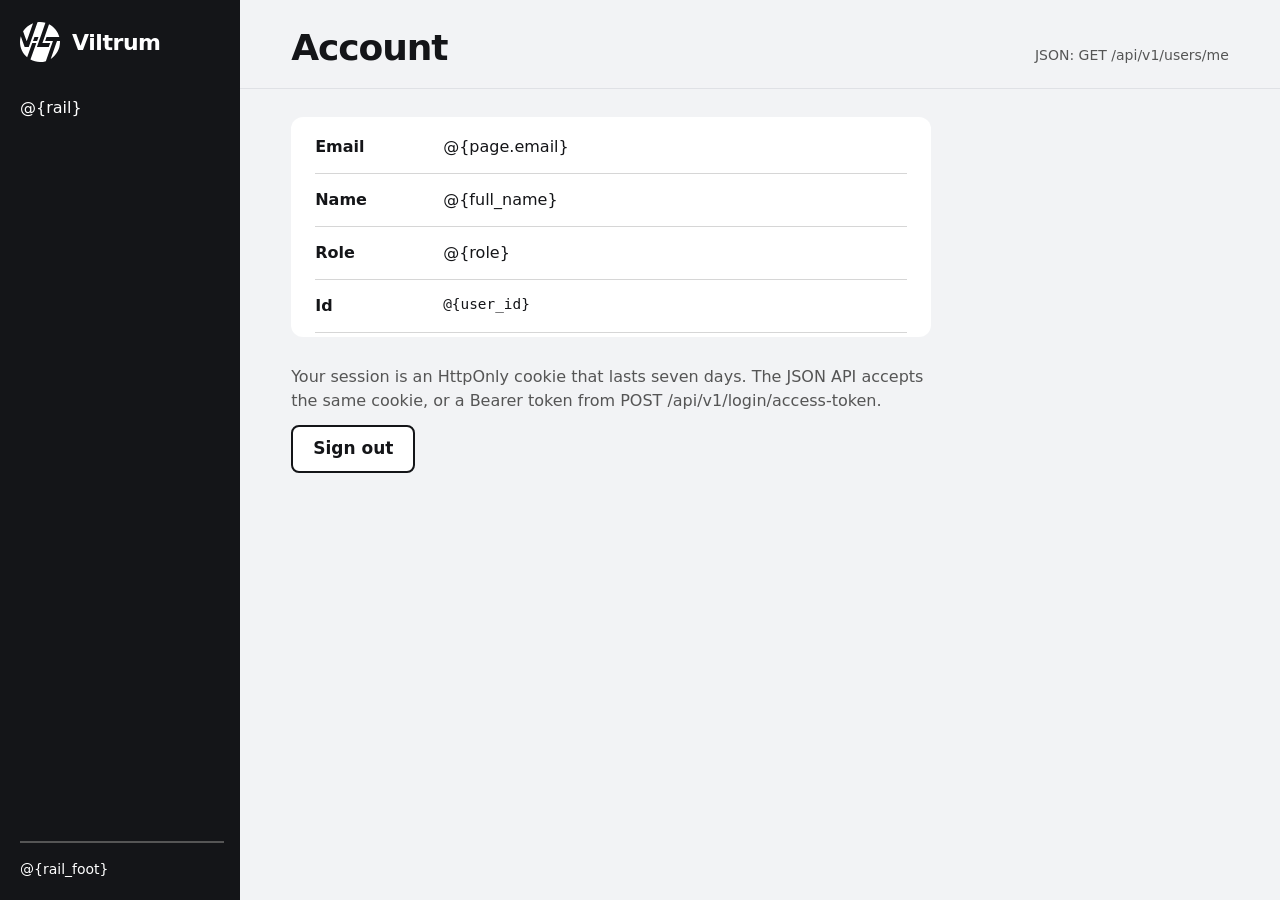
<file: templates/account.html>
<!DOCTYPE html>
<html lang="en">
<head>
  <meta charset="utf-8" />
  <meta name="viewport" content="width=device-width, initial-scale=1, viewport-fit=cover" />
  <title>@{page.title} · Viltrum dashboard</title>
  <link rel="icon" href="/static/favicon.svg" type="image/svg+xml" />
  <link rel="stylesheet" href="/static/style.css?v=5" />
</head>
<body class="app">
  <aside class="rail">
    <a class="brand" href="/"><img src="/static/logo-white.svg" alt="" width="40" height="40" />Viltrum</a>
    <nav class="rail-nav" aria-label="Dashboard">@{rail}</nav>
    <div class="rail-foot">@{rail_foot}</div>
  </aside>
  <div class="work">
    <header class="bar">
      <h1>Account</h1>
      <span class="api">JSON: GET /api/v1/users/me</span>
    </header>
    <main class="pane">
      <dl class="meta">
        <dt>Email</dt><dd>@{page.email}</dd>
        <dt>Name</dt><dd>@{full_name}</dd>
        <dt>Role</dt><dd>@{role}</dd>
        <dt>Id</dt><dd class="mono">@{user_id}</dd>
      </dl>
      <div class="hint">
        <p>Your session is an HttpOnly cookie that lasts seven days. The JSON API accepts the same cookie, or a Bearer token from POST /api/v1/login/access-token.</p>
        <form method="post" action="/logout"><button type="submit" class="plate plate-quiet">Sign out</button></form>
      </div>
    </main>
  </div>
  <script src="/static/live.js?v=5" defer></script>
</body>
</html>
</file>
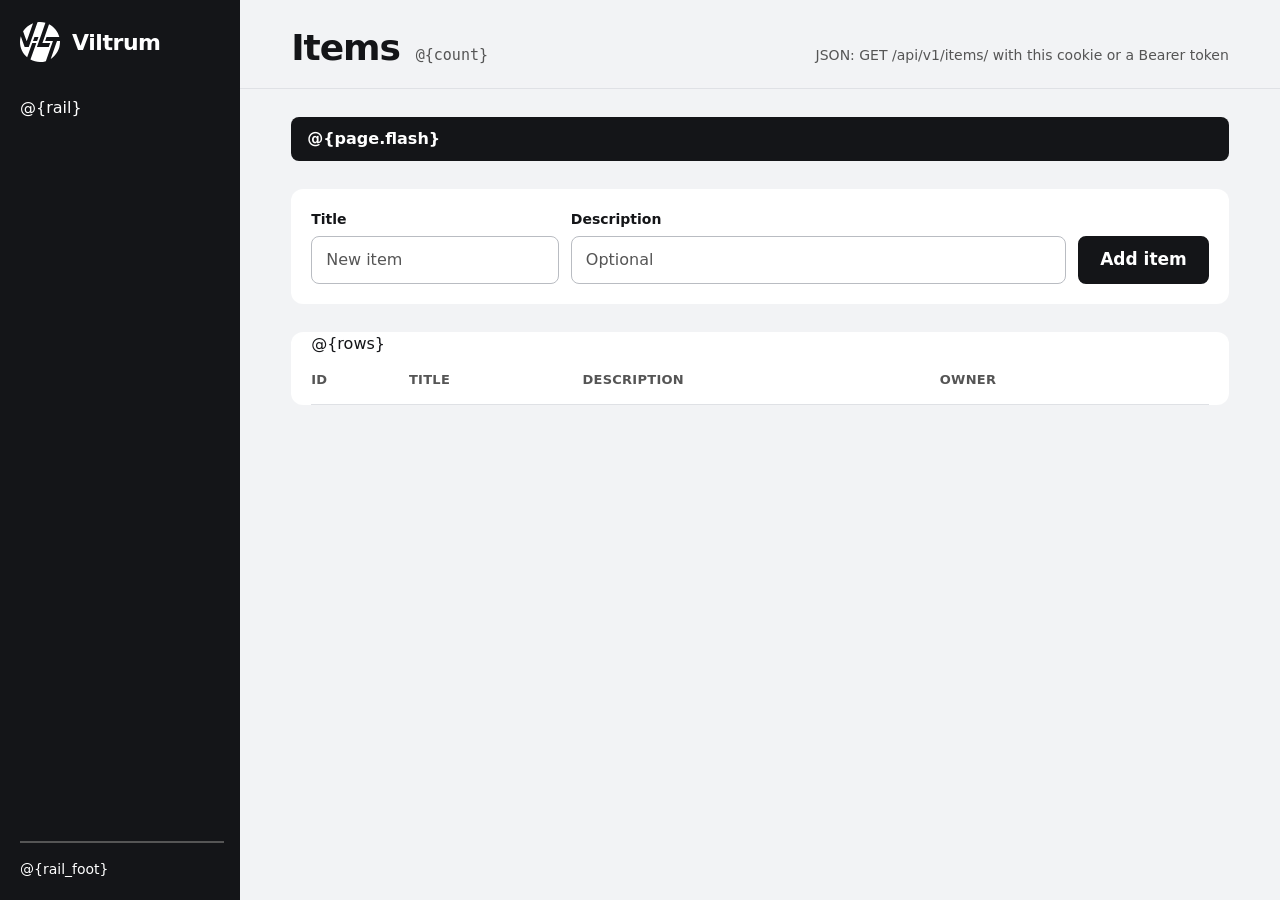
<file: templates/items.html>
<!DOCTYPE html>
<html lang="en">
<head>
  <meta charset="utf-8" />
  <meta name="viewport" content="width=device-width, initial-scale=1, viewport-fit=cover" />
  <title>@{page.title} · Viltrum dashboard</title>
  <link rel="icon" href="/static/favicon.svg" type="image/svg+xml" />
  <link rel="stylesheet" href="/static/style.css?v=5" />
</head>
<body class="app">
  <aside class="rail">
    <a class="brand" href="/"><img src="/static/logo-white.svg" alt="" width="40" height="40" />Viltrum</a>
    <nav class="rail-nav" aria-label="Dashboard">@{rail}</nav>
    <div class="rail-foot">@{rail_foot}</div>
  </aside>
  <div class="work">
    <header class="bar">
      <h1>Items</h1>
      <span class="count">@{count}</span>
      <span class="api">JSON: GET /api/v1/items/ with this cookie or a Bearer token</span>
    </header>
    <main class="pane">
      <p class="flash" role="status">@{page.flash}</p>
      <form class="composer" method="post" action="/items">
        <label class="field">
          <span>Title</span>
          <input name="title" required maxlength="200" placeholder="New item" />
        </label>
        <label class="field">
          <span>Description</span>
          <input name="description" maxlength="2000" placeholder="Optional" />
        </label>
        <button type="submit" class="plate">Add item</button>
      </form>
      <div class="table-wrap">
        <table>
          <thead><tr><th>Id</th><th>Title</th><th>Description</th><th class="opt">Owner</th><th><span class="sr-only">Actions</span></th></tr></thead>
          <tbody>@{rows}</tbody>
        </table>
      </div>
    </main>
  </div>
  <script src="/static/live.js?v=5" defer></script>
</body>
</html>
</file>
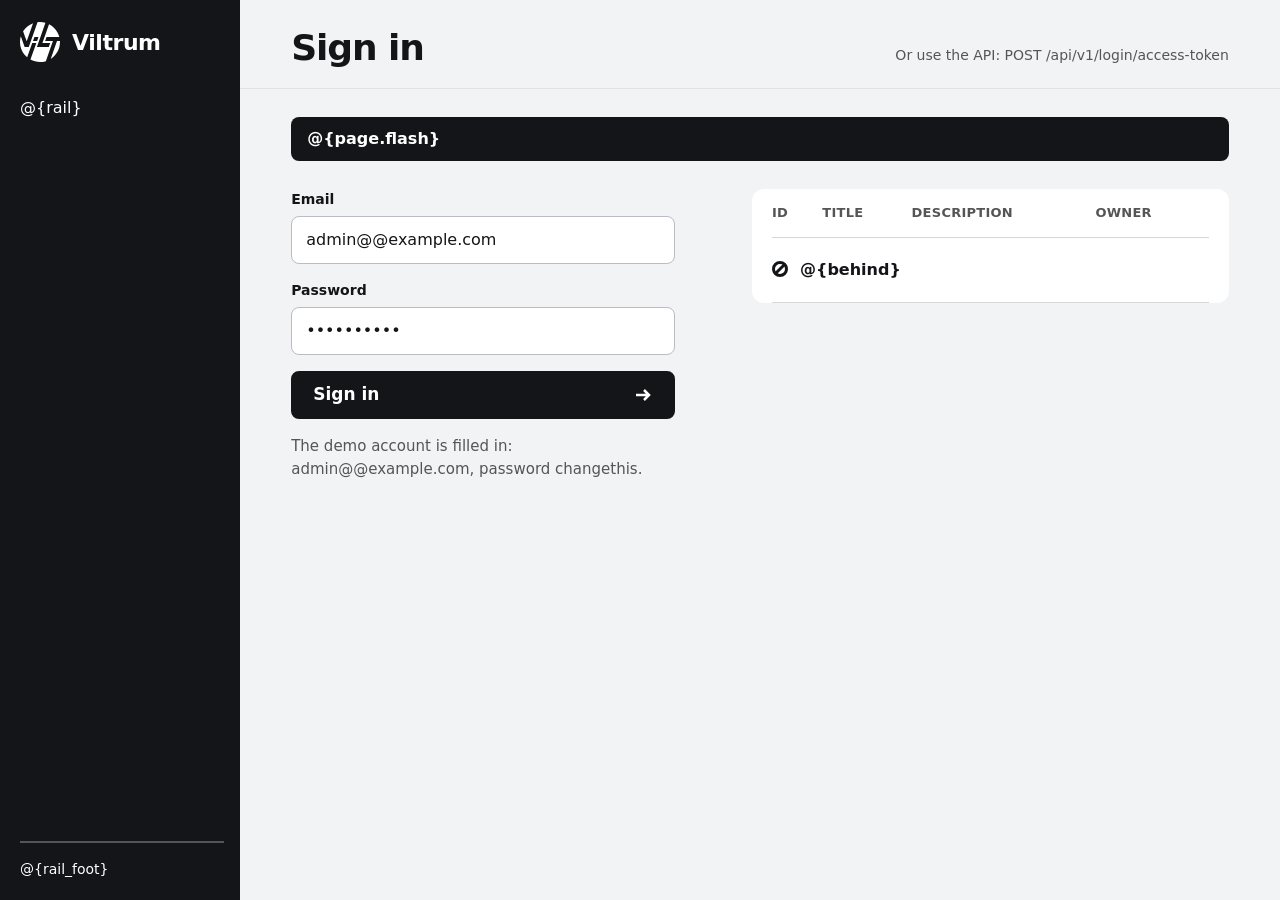
<file: templates/login.html>
<!DOCTYPE html>
<html lang="en">
<head>
  <meta charset="utf-8" />
  <meta name="viewport" content="width=device-width, initial-scale=1, viewport-fit=cover" />
  <title>@{page.title} · Viltrum dashboard</title>
  <link rel="icon" href="/static/favicon.svg" type="image/svg+xml" />
  <link rel="stylesheet" href="/static/style.css?v=5" />
</head>
<body class="app">
  <aside class="rail">
    <a class="brand" href="/"><img src="/static/logo-white.svg" alt="" width="40" height="40" />Viltrum</a>
    <nav class="rail-nav" aria-label="Dashboard">@{rail}</nav>
    <div class="rail-foot">@{rail_foot}</div>
  </aside>
  <div class="work">
    <header class="bar">
      <h1>Sign in</h1>
      <span class="api">Or use the API: POST /api/v1/login/access-token</span>
    </header>
    <main class="pane">
      <p class="flash" role="alert">@{page.flash}</p>
      <div class="signin">
        <form method="post" action="/login">
          <label class="field">
            <span>Email</span>
            <input name="email" type="email" required value="admin@@example.com" autocomplete="username" />
          </label>
          <label class="field">
            <span>Password</span>
            <input name="password" type="password" required value="changethis" autocomplete="current-password" />
          </label>
          <button type="submit" class="plate">Sign in <svg viewBox="0 0 20 20" aria-hidden="true"><path d="M3 10h12M11 5l5 5-5 5" fill="none" stroke="currentColor" stroke-width="2.5"/></svg></button>
          <p class="note">The demo account is filled in: admin@@example.com, password changethis.</p>
        </form>
        <div class="locked">
          <table>
            <thead><tr><th>Id</th><th>Title</th><th>Description</th><th>Owner</th></tr></thead>
            <tbody><tr><td colspan="4" class="closed"><span class="disc"></span>@{behind}</td></tr></tbody>
          </table>
        </div>
      </div>
    </main>
  </div>
  <script src="/static/live.js?v=5" defer></script>
</body>
</html>
</file>
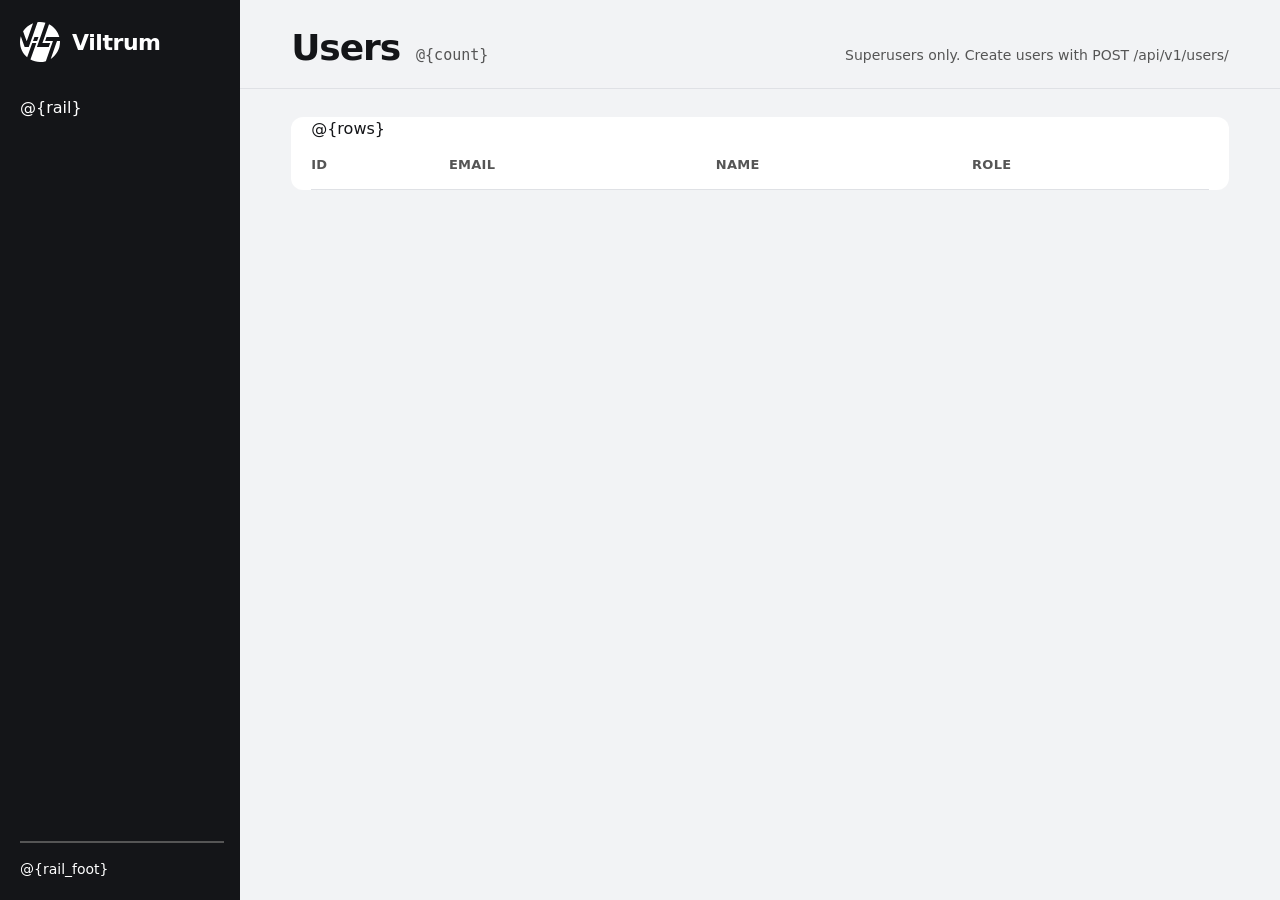
<file: templates/users.html>
<!DOCTYPE html>
<html lang="en">
<head>
  <meta charset="utf-8" />
  <meta name="viewport" content="width=device-width, initial-scale=1, viewport-fit=cover" />
  <title>@{page.title} · Viltrum dashboard</title>
  <link rel="icon" href="/static/favicon.svg" type="image/svg+xml" />
  <link rel="stylesheet" href="/static/style.css?v=5" />
</head>
<body class="app">
  <aside class="rail">
    <a class="brand" href="/"><img src="/static/logo-white.svg" alt="" width="40" height="40" />Viltrum</a>
    <nav class="rail-nav" aria-label="Dashboard">@{rail}</nav>
    <div class="rail-foot">@{rail_foot}</div>
  </aside>
  <div class="work">
    <header class="bar">
      <h1>Users</h1>
      <span class="count">@{count}</span>
      <span class="api">Superusers only. Create users with POST /api/v1/users/</span>
    </header>
    <main class="pane">
      <div class="table-wrap">
        <table>
          <thead><tr><th>Id</th><th>Email</th><th class="opt">Name</th><th>Role</th></tr></thead>
          <tbody>@{rows}</tbody>
        </table>
      </div>
    </main>
  </div>
  <script src="/static/live.js?v=5" defer></script>
</body>
</html>
</file>
<file: static/style.css>
/* Viltrum: the logo's graphite and white on a soft field. Rounded where hands
   touch, hairlines where the eye reads, one heavy line for the route. */
:root {
  --ink: #141518;
  --paper: #fff;
  --mute: #555;
  --mute-dark: #a3a3a3;
  --hair: #d6d6d6;
  --wash: #f2f2f2;
  --field: #f2f3f5;
  --line: #dfe1e5;
  --control-line: #b9bcc2;
  --line-dark: #2a2c31;
  --radius: 12px;
  --radius-sm: 8px;
  /* The platform's UI face: Segoe UI on Windows, SF on Apple, Roboto or the
     desktop face on Linux. Nothing is downloaded. */
  --sans: system-ui, -apple-system, "Segoe UI", Roboto, "Helvetica Neue", Arial, sans-serif;
  --display: "Segoe UI Variable Display", "SF Pro Display", system-ui, -apple-system, "Segoe UI",
    Roboto, "Helvetica Neue", Arial, sans-serif;
  --mono: ui-monospace, "SF Mono", "Cascadia Mono", Menlo, Consolas, monospace;
  --max: 96rem;
  /* Fluid on small screens; on wide ones it centers a --max column (percent
     resolves against the element's own container, so the dashboard's work
     area centers inside itself); never under a notch. */
  --gutter: max(clamp(1rem, 4vw, 4rem), calc((100% - var(--max)) / 2),
    env(safe-area-inset-left), env(safe-area-inset-right));
  --rail: 15rem;
  color-scheme: light;
}

*,
*::before,
*::after {
  box-sizing: border-box;
}

html {
  font-size: 16px;
  -webkit-text-size-adjust: 100%;
}

body {
  margin: 0;
  font-family: var(--sans);
  color: var(--ink);
  background: var(--field);
  line-height: 1.5;
}

::selection {
  background: var(--ink);
  color: var(--paper);
}

a {
  color: inherit;
  text-underline-offset: 0.2em;
  text-decoration-thickness: 1px;
}

:focus-visible {
  outline: 3px solid var(--ink);
  outline-offset: 2px;
}

code,
.mono {
  font-family: var(--mono);
  font-size: 0.9em;
  font-variant-numeric: tabular-nums;
}

h1,
h2,
h3 {
  margin: 0;
  font-family: var(--display);
  font-weight: 700;
  letter-spacing: -0.02em;
  line-height: 1.1;
  text-wrap: balance;
}

p {
  margin: 0;
}

[hidden] {
  display: none !important;
}

.label-short {
  display: none;
}

.sr-only {
  position: absolute;
  width: 1px;
  height: 1px;
  overflow: hidden;
  clip-path: inset(50%);
  white-space: nowrap;
}

/* ---- Shared parts ---------------------------------------------------- */

.brand {
  display: inline-flex;
  align-items: center;
  gap: 0.75rem;
  font-weight: 700;
  font-size: 1.375rem;
  letter-spacing: -0.02em;
  min-height: 2.75rem;
  text-decoration: none;
  color: var(--paper);
}

.brand img {
  width: 2.5rem;
  height: 2.5rem;
  display: block;
}

/* A plate is a sign: square, solid, one action. */
.plate {
  appearance: none;
  display: inline-flex;
  align-items: center;
  gap: 0.75rem;
  min-height: 3rem;
  padding: 0 1.25rem;
  border: 2px solid var(--ink);
  border-radius: var(--radius-sm);
  background: var(--ink);
  color: var(--paper);
  font: inherit;
  font-weight: 600;
  font-size: 1.0625rem;
  text-decoration: none;
  cursor: pointer;
  transition: background-color 120ms ease-out, color 120ms ease-out;
}

.plate svg {
  width: 1.25rem;
  height: 1.25rem;
  flex: none;
  transition: transform 160ms cubic-bezier(0.16, 1, 0.3, 1);
}

.plate:disabled {
  cursor: progress;
  background: var(--wash);
  color: var(--mute);
  border-color: var(--hair);
}

.plate-quiet {
  background: var(--paper);
  color: var(--ink);
}

/* On black the plate inverts. */
.band .plate,
.rail .plate {
  background: var(--paper);
  color: var(--ink);
  border-color: var(--paper);
}

.band :focus-visible,
.rail :focus-visible,
.strip :focus-visible,
.foot :focus-visible {
  outline-color: var(--paper);
}

input,
textarea {
  font: inherit;
  color: var(--ink);
  background: var(--paper);
  border: 1px solid var(--control-line);
  border-radius: var(--radius-sm);
  padding: 0 0.875rem;
  min-height: 3rem;
  width: 100%;
}

textarea {
  padding-block: 0.65rem;
  resize: vertical;
}

input::placeholder,
textarea::placeholder {
  color: var(--mute);
}

input:focus-visible,
textarea:focus-visible {
  outline-offset: 0;
  border-color: var(--ink);
}

.field {
  display: grid;
  gap: 0.375rem;
}

.field > span {
  font-size: 0.875rem;
  font-weight: 700;
}

/* ---- Landing ---------------------------------------------------------- */

.band {
  display: flex;
  align-items: center;
  gap: 2rem;
  padding: 0 var(--gutter);
  min-height: 5rem;
  background: var(--ink);
  color: var(--paper);
}

.band .brand {
  font-size: 1.5rem;
  gap: 0.875rem;
}

.band .brand img {
  width: 2.75rem;
  height: 2.75rem;
}

.band-nav {
  display: flex;
  gap: 1.75rem;
  margin-left: auto;
  font-weight: 700;
}

.band-nav a {
  display: inline-flex;
  align-items: center;
  min-height: 2.75rem;
  text-decoration: none;
}

.first {
  min-height: calc(100svh - 5rem);
  display: grid;
  grid-template-columns: minmax(0, 1fr);
  grid-template-rows: 1fr auto auto;
}

.hero {
  padding: clamp(1.5rem, 3.5vh, 4rem) var(--gutter) clamp(1.25rem, 2.5vh, 2.5rem);
  display: grid;
  grid-template-columns: minmax(0, 1fr);
  align-content: center;
  align-items: center;
  gap: 2rem clamp(2rem, 5vw, 5rem);
}

.hero-copy {
  display: grid;
  grid-template-columns: minmax(0, 1fr);
  gap: 1.25rem;
  min-width: 0;
}

.hero h1 {
  /* Sized by width and height, so the first viewport holds on short and tall screens. */
  font-size: clamp(2.25rem, min(4.6vw, 8vh), 6rem);
  letter-spacing: -0.035em;
  line-height: 1;
  max-width: 13em;
}

@media (min-width: 1100px) {
  .hero {
    grid-template-columns: minmax(0, 1.15fr) minmax(24rem, 0.85fr);
  }
}

/* The live request log: what this server answered, and how long it took inside. */
.wire {
  min-width: 0;
  display: grid;
  gap: 0.75rem;
  padding: 1.25rem 1.5rem 0.75rem;
  background: var(--ink);
  color: var(--paper);
  border-radius: var(--radius);
}

.wire-head {
  display: flex;
  flex-wrap: wrap;
  align-items: baseline;
  justify-content: space-between;
  gap: 0.25rem 1rem;
}

.wire-head h2 {
  display: inline-flex;
  align-items: center;
  gap: 0.625rem;
  font-size: 1rem;
  letter-spacing: 0;
}

.wire-note {
  color: var(--mute-dark);
  font-size: 0.8125rem;
}

.wire-rows {
  margin: 0;
  padding: 0;
  list-style: none;
  font-family: var(--mono);
  font-size: 0.875rem;
  font-variant-numeric: tabular-nums;
}

.wire-rows li {
  display: grid;
  grid-template-columns: 4.25rem minmax(0, 1fr) 2.75rem 5.5rem;
  gap: 0.75rem;
  align-items: baseline;
  padding: 0.5rem 0;
  border-top: 1px solid var(--line-dark);
}

.wire-rows .m {
  font-weight: 700;
}

.wire-rows .r {
  overflow: hidden;
  text-overflow: ellipsis;
  white-space: nowrap;
}

.wire-rows .s,
.wire-rows .t {
  color: var(--mute-dark);
  text-align: right;
}

.wire-rows li.fresh {
  animation: arrive 420ms cubic-bezier(0.16, 1, 0.3, 1);
}

.wire-rows li.fresh .r {
  color: var(--paper);
}

.wire-empty {
  color: var(--mute-dark);
  font-family: var(--sans);
}

@keyframes arrive {
  from { opacity: 0; transform: translateY(-0.5rem); }
  to { opacity: 1; transform: none; }
}

.lede {
  font-size: clamp(1.125rem, 1.6vw, 1.375rem);
  max-width: 44rem;
  line-height: 1.45;
}

.actions {
  display: flex;
  flex-wrap: wrap;
  align-items: stretch;
  gap: 1rem;
}

.actions form {
  margin: 0;
}

.clone {
  display: inline-flex;
  min-width: 0;
  align-items: stretch;
  overflow: hidden;
  background: var(--paper);
  border-radius: var(--radius-sm);
  border: 2px solid var(--ink);
  min-height: 3rem;
  max-width: 100%;
}

.clone code {
  min-width: 0;
  display: flex;
  align-items: center;
  padding: 0 1rem;
  white-space: nowrap;
  overflow-x: auto;
  font-size: 0.875rem;
}

.clone button {
  appearance: none;
  border: 0;
  border-left: 2px solid var(--ink);
  border-radius: 0;
  background: var(--paper);
  color: var(--ink);
  font: inherit;
  font-weight: 700;
  padding: 0 1rem;
  cursor: pointer;
}

.note {
  color: var(--mute);
  font-size: 0.9375rem;
}

/* The line: a request's trip, five stops on one black rule. */
.route {
  padding: 0 var(--gutter) clamp(1.75rem, 4vh, 2.75rem);
}

.route-head {
  display: flex;
  flex-wrap: wrap;
  align-items: center;
  gap: 1rem 1.5rem;
  margin-bottom: 1.75rem;
}

.route-head h2 {
  display: flex;
  align-items: center;
  gap: 0.75rem;
  font-size: 1.25rem;
}

.route-head h2 img {
  width: 2rem;
  height: 2rem;
}

.line output {
  min-height: 1.5rem;
  margin-top: 0.5rem;
  font-family: var(--mono);
  font-size: 0.9375rem;
  font-weight: 700;
  font-variant-numeric: tabular-nums;
}

.line {
  --stops: 5;
  position: relative;
  /* The rider travels by transform; clip it so the page never widens. */
  overflow-x: clip;
  overflow-clip-margin: 1rem;
  display: grid;
  grid-template-columns: repeat(var(--stops), 1fr);
  margin: 0;
  padding: 0;
  list-style: none;
}

.line::before {
  content: "";
  position: absolute;
  left: 0;
  right: 0;
  top: 0.875rem;
  height: 6px;
  background: var(--ink);
}

.line li {
  position: relative;
  display: grid;
  align-content: start;
  gap: 0.25rem;
  padding-right: 1.5rem;
}

.stop {
  width: 2.25rem;
  height: 2.25rem;
  border-radius: 50%;
  border: 6px solid var(--ink);
  background: var(--paper);
  margin-bottom: 0.75rem;
  position: relative;
  z-index: 1;
}

.line b {
  font-size: 1.5rem;
  letter-spacing: -0.02em;
  line-height: 1.1;
}

.line li > b + span {
  color: var(--mute);
  font-size: 0.9375rem;
  line-height: 1.4;
}

.line .rider {
  position: absolute;
  top: 0.125rem;
  left: 0;
  right: 0;
  height: 2rem;
  padding: 0;
  opacity: 0;
  pointer-events: none;
  z-index: 2;
}

.line .rider::before,
.line .rider::after {
  content: "";
  position: absolute;
  top: 0;
  left: 0.125rem;
  width: 2rem;
  height: 2rem;
  border-radius: 50%;
  background: var(--ink);
}

.line .rider::after {
  top: 0.5rem;
  left: 0.625rem;
  width: 1rem;
  height: 1rem;
  background: var(--paper);
}

/* 900ms over four gaps: the rider reaches stop i at i * 225ms, when it lights. */
.line.go .rider {
  animation:
    ride 900ms linear forwards,
    depart 500ms cubic-bezier(0.16, 1, 0.3, 1) 3200ms forwards;
}

.line.go .stop {
  animation:
    lit 1ms linear calc(var(--i) * 225ms) forwards,
    unlit 700ms ease-out calc(3200ms + var(--i) * 60ms) forwards;
}

@keyframes ride {
  0% { opacity: 1; transform: translateX(0); }
  100% { opacity: 1; transform: translateX(calc(100% * (var(--stops) - 1) / var(--stops))); }
}

@keyframes depart {
  from { opacity: 1; transform: translateX(calc(100% * (var(--stops) - 1) / var(--stops))); }
  to { opacity: 0; transform: translateX(calc(100% * (var(--stops) - 1) / var(--stops) + 1.5rem)); }
}

@keyframes unlit {
  from { background: var(--ink); }
  to { background: var(--paper); }
}

@keyframes lit {
  to { background: var(--ink); }
}

/* The departure strip: live facts, read from this process. */
.strip {
  display: flex;
  flex-wrap: wrap;
  gap: 0.5rem 2.25rem;
  align-items: center;
  padding: 1rem var(--gutter);
  background: var(--ink);
  color: var(--paper);
  font-size: 1.25rem;
}

.strip .live {
  display: inline-flex;
  align-items: center;
  gap: 0.5rem;
  color: var(--paper);
  font-weight: 700;
}

.pulse {
  display: inline-block;
  flex: none;
  width: 0.625rem;
  height: 0.625rem;
  border-radius: 50%;
  background: var(--paper);
  opacity: 0.55;
}

.pulse.beat {
  animation: beat 1400ms cubic-bezier(0.16, 1, 0.3, 1);
}

@keyframes beat {
  from { opacity: 1; transform: scale(1.9); }
  to { opacity: 0.55; transform: scale(1); }
}

.strip span {
  color: var(--mute-dark);
}

.strip span b {
  color: var(--paper);
  font-family: var(--mono);
  font-weight: 700;
  font-variant-numeric: tabular-nums;
}

/* Below the fold the line keeps running down the left edge. */
.stops {
  margin: 0 var(--gutter);
  border-left: 6px solid var(--ink);
}

.section {
  --top: clamp(3rem, 8vh, 5.5rem);
  position: relative;
  padding: var(--top) 0 clamp(2.5rem, 6vh, 4rem) clamp(1.5rem, 4vw, 3.5rem);
  display: grid;
  grid-template-columns: minmax(0, 22rem) minmax(0, 1fr);
  gap: 1.5rem clamp(2rem, 5vw, 5rem);
  border-bottom: 1px solid var(--line);
}

.section:last-child {
  border-bottom: 0;
}

.section::before {
  content: "";
  position: absolute;
  left: calc(-1.125rem - 3px);
  top: calc(var(--top) - 0.125rem);
  width: 2.25rem;
  height: 2.25rem;
  border-radius: 50%;
  border: 6px solid var(--ink);
  background: var(--paper);
}

.section h2 {
  font-size: clamp(1.875rem, 3.4vw, 3rem);
  letter-spacing: -0.035em;
}

.section-text {
  display: grid;
  gap: 1rem;
  align-content: start;
  max-width: 34rem;
}

.section-text p {
  color: var(--mute);
}

.section-text p strong {
  color: var(--ink);
}

pre {
  margin: 0;
  align-self: start;
  min-width: 0;
  padding: 1.5rem;
  background: var(--ink);
  color: var(--paper);
  border-radius: var(--radius);
  overflow-x: auto;
  font-family: var(--mono);
  font-size: 0.9375rem;
  line-height: 1.6;
  tab-size: 4;
}

pre ::selection,
pre::selection {
  background: var(--paper);
  color: var(--ink);
}

.spec {
  margin: 0;
  display: grid;
  grid-template-columns: minmax(7.5rem, max-content) minmax(0, 1fr);
  align-self: start;
  padding: 0.25rem 1.5rem;
  background: var(--paper);
  border-radius: var(--radius);
}

.spec dt,
.spec dd {
  margin: 0;
  padding: 0.875rem 0;
  border-bottom: 1px solid var(--hair);
}

.spec dt {
  font-weight: 700;
  padding-right: 1.5rem;
}

.spec dd {
  color: var(--mute);
}

.spec dd code {
  color: var(--ink);
}

.foot {
  display: flex;
  flex-wrap: wrap;
  gap: 1rem 2rem;
  align-items: center;
  padding: 1.75rem var(--gutter);
  background: var(--ink);
  color: var(--mute-dark);
  font-size: 0.9375rem;
}

.foot a {
  display: inline-flex;
  align-items: center;
  min-height: 2.75rem;
  color: var(--paper);
}

.foot .brand {
  font-size: 1.125rem;
}

.foot .brand img {
  width: 2rem;
  height: 2rem;
}

/* ---- Dashboard ------------------------------------------------------- */

.app {
  display: grid;
  grid-template-columns: var(--rail) minmax(0, 1fr);
  min-height: 100vh;
}

.rail {
  position: sticky;
  top: 0;
  height: 100vh;
  display: flex;
  flex-direction: column;
  gap: 2rem;
  padding: 1.25rem 1rem 1.25rem 1.25rem;
  background: var(--ink);
  color: var(--paper);
  overflow-y: auto;
}

.rail-nav {
  display: grid;
  gap: 0.25rem;
}

.rail-link {
  display: flex;
  align-items: center;
  gap: 0.75rem;
  min-height: 2.75rem;
  padding: 0 0.5rem;
  font-weight: 700;
  font-size: 1.0625rem;
  text-decoration: none;
  color: var(--mute-dark);
}

.rail-link .disc {
  width: 1rem;
  height: 1rem;
  border-radius: 50%;
  border: 3px solid currentColor;
  flex: none;
}

.rail-link[aria-current="page"] {
  color: var(--paper);
}

.rail-link[aria-current="page"] .disc {
  background: var(--paper);
  border-color: var(--paper);
}

.rail-link.is-locked {
  color: var(--mute-dark);
  cursor: not-allowed;
}

.disc {
  position: relative;
}

/* A barred disc: the stop exists, the line is closed. */
.is-locked .disc::after,
.closed .disc::after {
  content: "";
  position: absolute;
  left: 50%;
  top: 50%;
  width: 150%;
  height: 3px;
  background: currentColor;
  transform: translate(-50%, -50%) rotate(-45deg);
}

.rail-foot {
  margin-top: auto;
  display: grid;
  gap: 0.75rem;
  padding-top: 1rem;
  border-top: 2px solid var(--mute);
  font-size: 0.875rem;
}

.rail-foot .status {
  color: var(--mute-dark);
  font-size: 0.8125rem;
  line-height: 1.7;
}

.rail-foot .status .pulse {
  margin-right: 0.5rem;
  vertical-align: 0.0625rem;
}

.rail-foot .status b {
  color: var(--paper);
  font-family: var(--mono);
  font-weight: 700;
  font-variant-numeric: tabular-nums;
}

.rail-foot .who {
  color: var(--mute-dark);
  overflow-wrap: anywhere;
}

.rail-foot form {
  margin: 0;
}

.rail-foot .plate {
  min-height: 2.5rem;
  width: 100%;
  justify-content: center;
  font-size: 0.9375rem;
}

.rail-foot a {
  color: var(--mute-dark);
}

.work {
  min-width: 0;
  display: flex;
  flex-direction: column;
}

.bar {
  display: flex;
  flex-wrap: wrap;
  align-items: baseline;
  gap: 0.5rem 1rem;
  padding: 1.75rem var(--gutter) 1.25rem;
  border-bottom: 1px solid var(--line);
}

.bar h1 {
  font-size: 2.25rem;
  letter-spacing: -0.03em;
}

.bar .count {
  font-family: var(--mono);
  font-size: 0.9375rem;
  color: var(--mute);
}

.bar .api {
  margin-left: auto;
  font-size: 0.875rem;
  color: var(--mute);
}

.pane {
  container: pane / inline-size;
  flex: 1;
  padding: 1.75rem var(--gutter) 3rem;
  display: grid;
  gap: 1.75rem;
  align-content: start;
}

.flash {
  display: flex;
  align-items: center;
  min-height: 2.75rem;
  padding: 0.5rem 1rem;
  background: var(--ink);
  color: var(--paper);
  font-weight: 600;
  border-radius: var(--radius-sm);
}

.flash:empty {
  display: none;
}

.composer {
  display: grid;
  grid-template-columns: minmax(10rem, 1fr) minmax(12rem, 2fr) auto;
  gap: 0.75rem;
  align-items: end;
  padding: 1.25rem;
  background: var(--paper);
  border-radius: var(--radius);
}

.composer .plate {
  justify-content: center;
}

.table-wrap {
  overflow-x: auto;
  padding: 0 1.25rem;
  background: var(--paper);
  border-radius: var(--radius);
}

table {
  width: 100%;
  border-collapse: collapse;
  font-variant-numeric: tabular-nums;
}

th,
td {
  text-align: left;
  vertical-align: top;
  padding: 0.875rem 1rem 0.875rem 0;
  border-bottom: 1px solid var(--hair);
}

th {
  font-size: 0.8125rem;
  font-weight: 700;
  letter-spacing: 0.02em;
  text-transform: uppercase;
  color: var(--mute);
  border-bottom: 1px solid var(--line);
  white-space: nowrap;
}

td.num {
  font-family: var(--mono);
  font-size: 0.875rem;
  width: 4rem;
}

td.strong {
  font-weight: 700;
}

td.desc {
  color: var(--mute);
  overflow-wrap: anywhere;
}

td.act {
  width: 1%;
  padding-right: 0;
  text-align: right;
}

td.act form {
  margin: 0;
}

.row-btn {
  appearance: none;
  min-height: 2.25rem;
  padding: 0 0.875rem;
  border: 1px solid var(--control-line);
  border-radius: var(--radius-sm);
  background: var(--paper);
  color: var(--ink);
  font: inherit;
  font-size: 0.875rem;
  font-weight: 700;
  cursor: pointer;
}

td.empty {
  padding: 2.5rem 0;
  color: var(--mute);
}

.tag {
  display: inline-block;
  padding: 0.0625rem 0.5rem;
  border-radius: 999px;
  border: 1px solid var(--ink);
  font-size: 0.8125rem;
  font-weight: 700;
}

.tag.is-solid {
  background: var(--ink);
  color: var(--paper);
}

.meta {
  margin: 0;
  display: grid;
  grid-template-columns: 8rem 1fr;
  max-width: 40rem;
  padding: 0.25rem 1.5rem;
  background: var(--paper);
  border-radius: var(--radius);
}

.meta dt,
.meta dd {
  margin: 0;
  padding: 0.875rem 0;
  border-bottom: 1px solid var(--hair);
}

.meta dt {
  font-weight: 700;
}

.meta dd {
  overflow-wrap: anywhere;
}

.hint {
  max-width: 40rem;
  display: grid;
  gap: 0.75rem;
}

.hint p {
  color: var(--mute);
}

/* Sign in: the dashboard, locked. */
.signin {
  display: grid;
  grid-template-columns: minmax(0, 24rem) minmax(0, 1fr);
  gap: 2rem clamp(2rem, 6vw, 6rem);
  align-items: start;
}

.signin form {
  display: grid;
  gap: 1rem;
}

.signin .plate {
  justify-content: space-between;
}

.locked {
  display: grid;
  gap: 0.75rem;
  padding: 0 1.25rem;
  color: var(--mute);
  background: var(--paper);
  border-radius: var(--radius);
}

.locked th {
  color: var(--mute);
  border-color: var(--hair);
}

td.closed {
  padding: 1.25rem 0;
  font-weight: 700;
  color: var(--ink);
}

td.closed .disc {
  display: inline-block;
  vertical-align: -0.125rem;
  width: 1rem;
  height: 1rem;
  margin-right: 0.75rem;
  border-radius: 50%;
  border: 3px solid currentColor;
}

/* Hover only where a pointer hovers: on touch a tapped plate must not stay inverted. */
@media (hover: hover) {
  a:hover {
    text-decoration-thickness: 2px;
  }

  .plate:hover {
    background: var(--paper);
    color: var(--ink);
  }

  .plate:hover svg {
    transform: translateX(3px);
  }

  .plate-quiet:hover {
    background: var(--ink);
    color: var(--paper);
  }

  .band .plate:hover,
  .rail .plate:hover {
    background: var(--ink);
    color: var(--paper);
  }

  .band-nav a:hover {
    text-decoration: underline;
  }

  .clone button:hover {
    background: var(--ink);
    color: var(--paper);
  }

  a.rail-link:hover {
    color: var(--paper);
  }

  .row-btn:hover {
    background: var(--ink);
    color: var(--paper);
  }
}

/* ---- Adaptation -------------------------------------------------------
   Content-driven breakpoints: 1100 (rail narrows), 900 (sections stack),
   760 (phone: line turns vertical, dashboard nav moves to the thumb),
   480 (shortest labels). Tables stack by the pane's width, not the screen's. */

@media (max-width: 1100px) {
  :root {
    --rail: 12rem;
  }
}

@media (max-width: 900px) {
  .section,
  .signin {
    grid-template-columns: minmax(0, 1fr);
  }

  .locked {
    display: none;
  }
}

/* The composer keeps one row while the pane is wide enough for it. */
@container pane (max-width: 44rem) {
  .composer {
    grid-template-columns: minmax(0, 1fr);
  }
}

/* A narrow pane turns each table row into a stacked entry: id beside the
   title, details under it, the row action on the right. Every column stays. */
@container pane (max-width: 34rem) {
  .table-wrap thead {
    position: absolute;
    width: 1px;
    height: 1px;
    overflow: hidden;
    clip-path: inset(50%);
  }

  .table-wrap tr:last-child {
    border-bottom: 0;
  }

  .table-wrap tr {
    display: grid;
    grid-template-columns: 2.5rem minmax(0, 1fr) auto;
    column-gap: 0.75rem;
    row-gap: 0.25rem;
    padding: 1rem 0;
    border-bottom: 1px solid var(--hair);
  }

  .table-wrap td {
    grid-column: 2;
    padding: 0;
    border: 0;
    width: auto;
  }

  .table-wrap td:first-child {
    grid-column: 1;
    grid-row: 1 / span 4;
  }

  .table-wrap td.act {
    grid-column: 3;
    grid-row: 1 / span 4;
    align-self: start;
  }

  .table-wrap td[data-label]::before {
    content: attr(data-label) " ";
    color: var(--mute);
    font-family: var(--sans);
    font-weight: 400;
  }

  .table-wrap td.empty {
    grid-column: 1 / -1;
    grid-row: auto;
    padding: 1.5rem 0;
  }
}

@media (max-width: 760px) {
  .band {
    gap: 1rem;
    min-height: 4.5rem;
  }

  .band .brand {
    font-size: 1.375rem;
    gap: 0.75rem;
  }

  .band .brand img {
    width: 2.5rem;
    height: 2.5rem;
  }

  .first {
    min-height: calc(100svh - 4.5rem);
  }

  .strip {
    font-size: 1rem;
  }

  .band-nav {
    display: none;
  }

  .band > form {
    margin-left: auto;
  }

  .band .plate {
    margin-left: auto;
    padding: 0 0.875rem;
    font-size: 0.9375rem;
  }

  .line {
    grid-template-columns: 1fr;
    gap: 1.25rem;
  }

  .line::before {
    left: 0.9375rem;
    right: auto;
    top: 0;
    bottom: 0;
    width: 6px;
    height: auto;
  }

  .line li {
    grid-template-columns: 2.25rem 1fr;
    column-gap: 1rem;
    padding: 0;
  }

  .line li .stop {
    grid-row: span 3;
    margin: 0;
  }

  .line li > output {
    grid-column: 2;
  }

  .line .rider {
    display: none;
  }

  .wire-rows li:nth-child(n + 6) {
    display: none;
  }

  /* Dashboard on a phone: brand and sign-out on top, the stops along the
     bottom edge where the thumb is, clear of the home indicator. */
  .app {
    grid-template-columns: minmax(0, 1fr);
    grid-template-rows: auto 1fr;
  }

  .rail {
    position: static;
    height: auto;
    overflow: visible;
    flex-direction: row;
    align-items: center;
    gap: 1rem;
    padding: 0.625rem var(--gutter);
  }

  .rail .brand {
    font-size: 1.125rem;
  }

  .rail .brand img {
    width: 2rem;
    height: 2rem;
  }

  .rail-nav {
    position: fixed;
    z-index: 10;
    left: 0;
    right: 0;
    bottom: 0;
    display: grid;
    grid-auto-flow: column;
    grid-auto-columns: minmax(0, 1fr);
    gap: 0;
    padding: 0 env(safe-area-inset-right) env(safe-area-inset-bottom) env(safe-area-inset-left);
    background: var(--ink);
    border-top: 1px solid var(--line-dark);
  }

  .rail-link {
    flex-direction: column;
    justify-content: center;
    gap: 0.375rem;
    min-height: 4rem;
    padding: 0.5rem 0.25rem;
    font-size: 0.875rem;
  }

  .rail-link .disc {
    width: 1.125rem;
    height: 1.125rem;
  }

  .work {
    padding-bottom: calc(4.5rem + env(safe-area-inset-bottom));
  }

  .rail-foot {
    margin: 0 0 0 auto;
    padding: 0;
    border: 0;
    display: flex;
    align-items: center;
    gap: 1rem;
  }

  .rail-foot .who,
  .rail-foot .status {
    display: none;
  }

  .rail-foot .plate {
    width: auto;
    padding: 0 0.875rem;
  }

  .bar {
    padding-top: 1.25rem;
  }

  .bar h1 {
    font-size: 1.875rem;
  }

  .bar .api {
    margin-left: 0;
    width: 100%;
  }
}

@media (max-width: 480px) {
  .label-long {
    display: none;
  }

  .label-short {
    display: inline;
  }

  .actions > form,
  .actions > form .plate,
  .actions > a.plate {
    width: 100%;
  }

  .actions .plate {
    justify-content: space-between;
  }

  .wire {
    padding: 1rem 1rem 0.5rem;
  }

  .wire-rows li {
    grid-template-columns: 3.25rem minmax(0, 1fr) 4.75rem;
  }

  .wire-rows .s {
    display: none;
  }

  /* The spec list reads as term over description. */
  .spec {
    grid-template-columns: minmax(0, 1fr);
  }

  .spec dt {
    padding-bottom: 0;
    border-bottom: 0;
  }

  .spec dd {
    padding-top: 0.25rem;
  }
}

/* Short landscape screens: a compact sign band, and the rail scrolls with
   the page instead of pinning. */
@media (min-width: 761px) and (max-height: 560px) {
  .band {
    min-height: 4.5rem;
  }

  .band .brand {
    font-size: 1.375rem;
    gap: 0.75rem;
  }

  .band .brand img {
    width: 2.5rem;
    height: 2.5rem;
  }

  .first {
    min-height: calc(100svh - 4.5rem);
  }

  .rail {
    position: static;
    height: auto;
    min-height: 100vh;
  }
}

/* Touch: every control reaches 44px; the denser desktop sizes stay for mice.
   A press inverts the plate, the feedback hover gives a mouse. */
@media (pointer: coarse) {
  .row-btn,
  .rail .plate,
  .band .plate,
  .clone button {
    min-height: 2.75rem;
  }

  .plate-quiet:active,
  .clone button:active,
  .row-btn:active {
    background: var(--ink);
    color: var(--paper);
  }

  .plate:not(.plate-quiet):active,
  .band .plate:active,
  .rail .plate:active {
    background: var(--paper);
    color: var(--ink);
  }
}

/* Very wide screens: the sign grows with the room; the column stays centered. */
@media (min-width: 1800px) {
  html {
    font-size: 18px;
  }
}

@media (min-width: 2400px) {
  html {
    font-size: 20px;
  }
}

/* ---- Print: ink on paper, no black fields, nothing that only works on a screen. */

@media print {
  @page {
    margin: 16mm 14mm;
  }

  :root {
    --gutter: 0px;
  }

  html {
    font-size: 11pt;
  }

  body {
    background: var(--paper);
  }

  .band,
  .rail,
  .strip,
  .foot,
  pre {
    background: none;
    color: var(--ink);
    box-shadow: none;
  }

  .band,
  .rail {
    border-top: 0;
    border-bottom: 2px solid var(--ink);
    min-height: 0;
    padding: 0 0 0.5rem;
  }

  .brand {
    color: var(--ink);
    min-height: 0;
  }

  /* The logo is a black square: printed on white it needs no field. */
  .brand img {
    filter: invert(1);
  }

  .band-nav,
  .band .plate,
  .actions,
  .note,
  .route-head .plate,
  .line .rider,
  .line output,
  .rail-nav,
  .rail-foot,
  .composer,
  .flash,
  td.act,
  .table-wrap th:last-child,
  .signin,
  .bar .api {
    display: none !important;
  }

  .first {
    min-height: 0;
    display: block;
  }

  .hero {
    padding: 1.5rem 0 1rem;
  }

  .hero h1 {
    font-size: 30pt;
  }

  .route {
    padding: 0 0 1rem;
    break-inside: avoid;
  }

  .strip {
    padding: 0.5rem 0;
    border-top: 2px solid var(--ink);
    border-bottom: 2px solid var(--ink);
    font-size: 10pt;
  }

  .strip span,
  .strip span b {
    color: var(--ink);
  }

  .stops {
    margin: 0;
  }

  .section {
    grid-template-columns: minmax(0, 1fr);
    padding: 1.25rem 0 1.25rem 1.5rem;
    break-inside: avoid;
  }

  pre {
    border: 2px solid var(--ink);
    white-space: pre-wrap;
    font-size: 9pt;
  }

  .section-text a[href^="http"]::after,
  .foot a[href^="http"]::after {
    content: " (" attr(href) ")";
    font-size: 0.85em;
    color: var(--mute);
  }

  .foot {
    border-top: 2px solid var(--ink);
    padding: 0.75rem 0 0;
    color: var(--mute);
  }

  .foot a {
    min-height: 0;
    color: var(--ink);
  }

  .app {
    display: block;
  }

  .rail {
    position: static;
    height: auto;
    display: block;
  }

  .bar,
  .pane {
    padding-left: 0;
    padding-right: 0;
  }

  tr {
    break-inside: avoid;
  }

  thead {
    display: table-header-group;
  }
}

@media (prefers-reduced-motion: reduce) {
  *,
  *::before,
  *::after {
    transition: none !important;
  }

  .line.go .rider,
  .pulse.beat {
    animation: none;
  }

  .line.go .stop {
    animation: lit 1ms linear forwards;
  }
}
</file>
